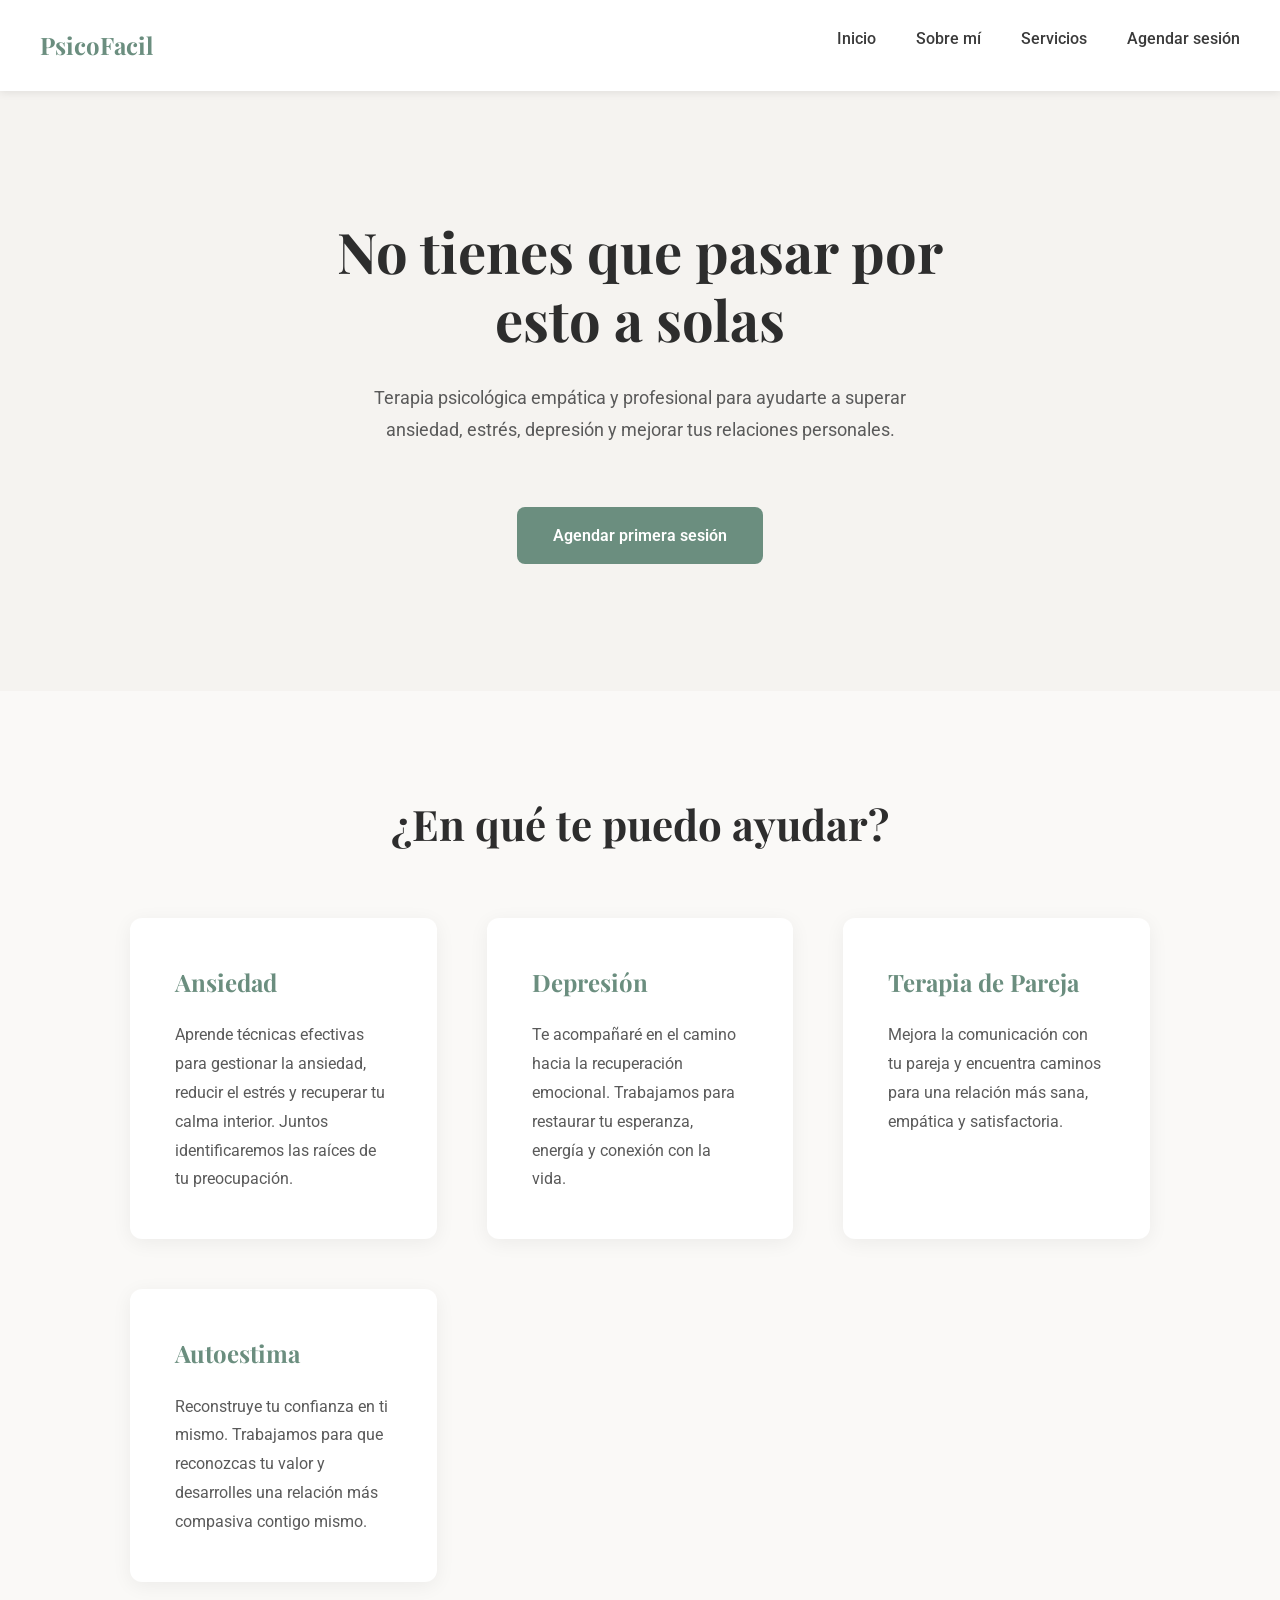
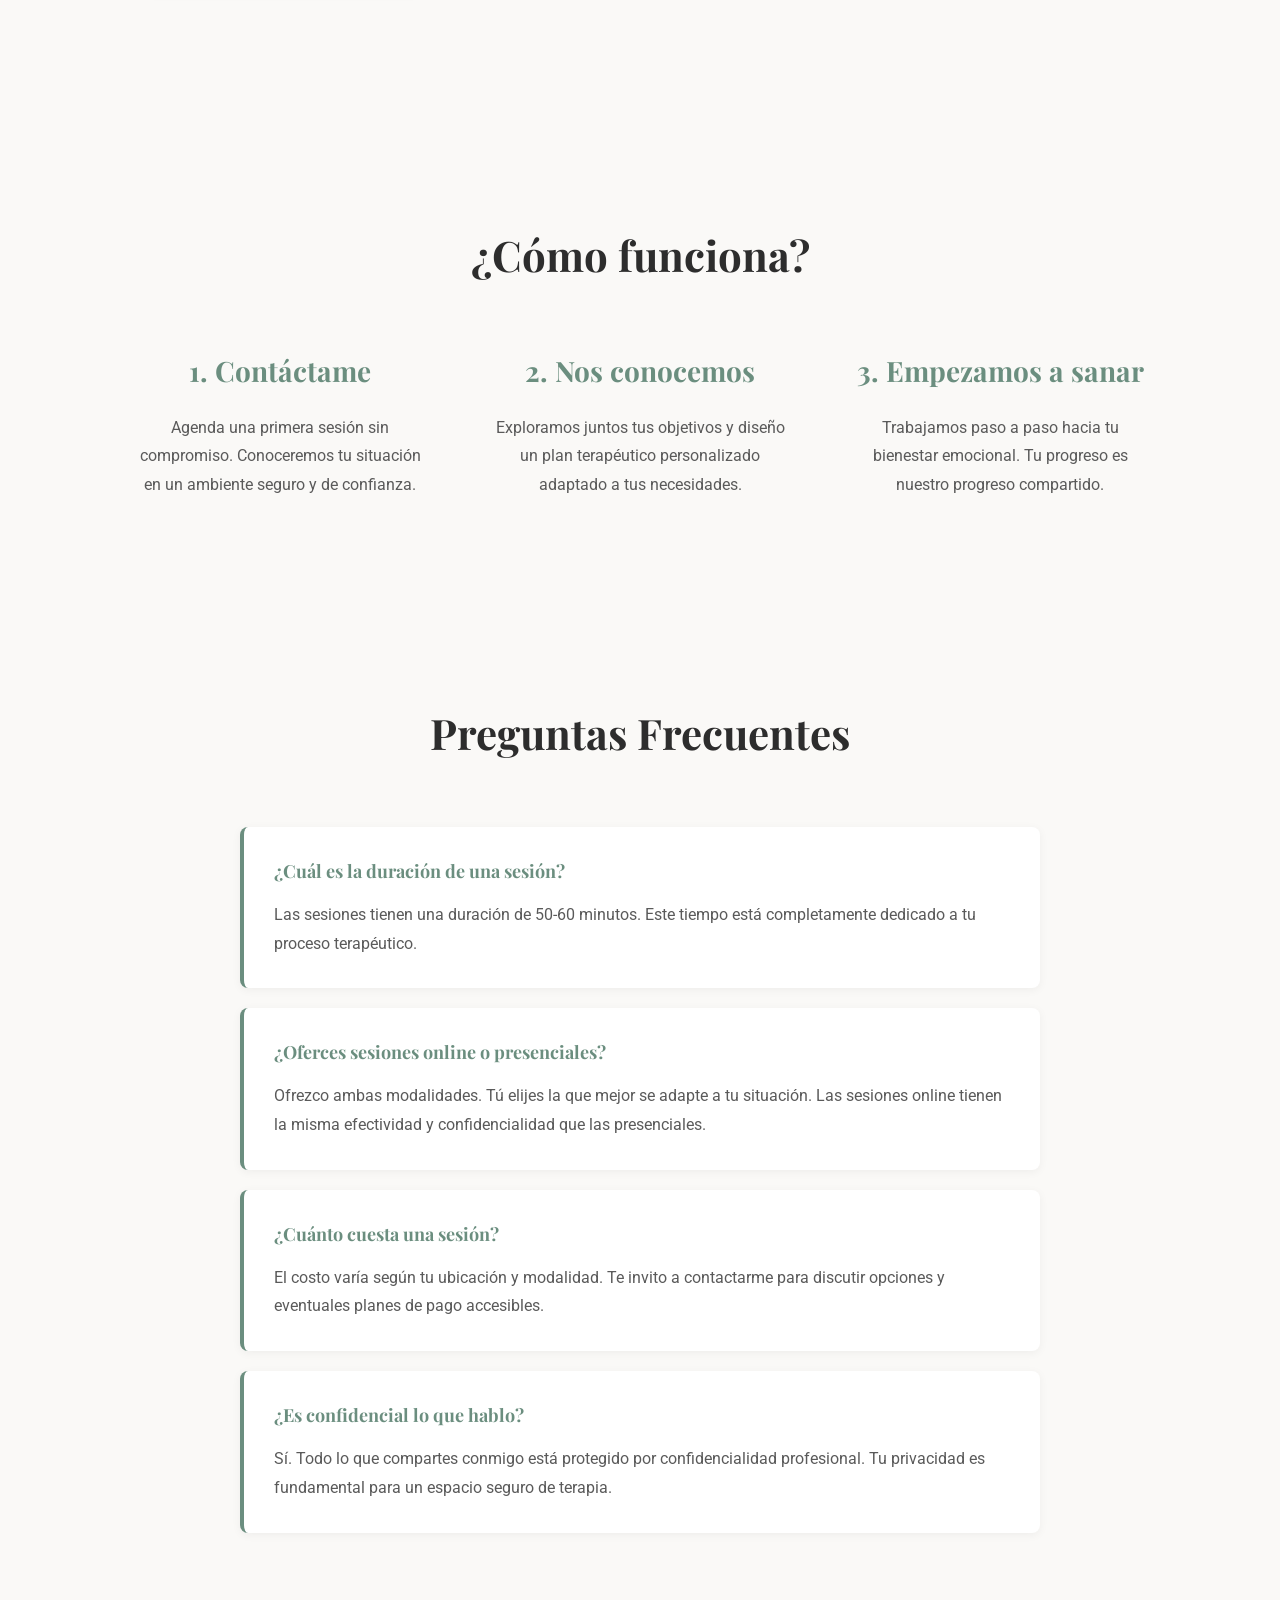
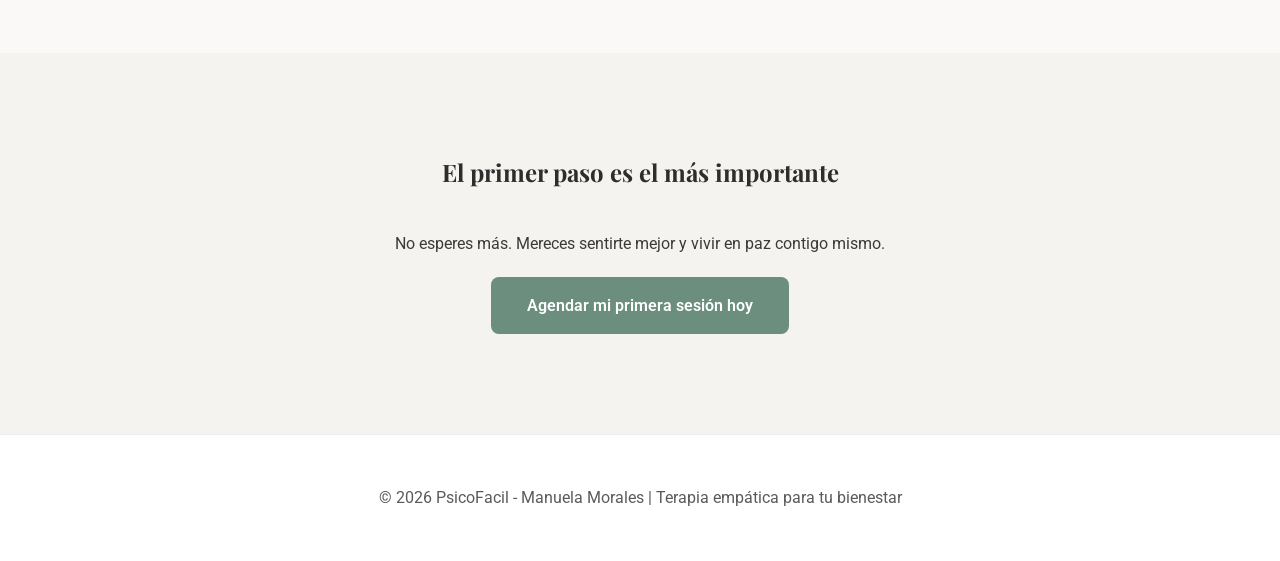
<file: index.html>
<!DOCTYPE html>
<html lang="es">
<head>
<meta charset="UTF-8">
<meta name="viewport" content="width=device-width, initial-scale=1.0">
<title>PsicoFacil - Manuela Morales | Terapia para ansiedad y bienestar emocional</title>
<meta name="description" content="Terapia psicológica empática y profesional con Manuela Morales. Especializado en ansiedad, depresión, relaciones y autoestima. Agendar sesión.">
<link rel="stylesheet" href="css/style.css">
</head>

<body>

<nav class="navbar">
<div class="logo">PsicoFacil</div>
<ul>
<li><a href="index.html">Inicio</a></li>
<li><a href="sobre-mi.html">Sobre mí</a></li>
<li><a href="servicios.html">Servicios</a></li>
<li><a href="contacto.html">Agendar sesión</a></li>
</ul>
</nav>

<header class="hero">
<h1>No tienes que pasar por esto a solas</h1>
<p>Terapia psicológica empática y profesional para ayudarte a superar ansiedad, estrés, depresión y mejorar tus relaciones personales.</p>
<a href="contacto.html" class="cta">Agendar primera sesión</a>
</header>

<section class="section">
<h2>¿En qué te puedo ayudar?</h2>
<div class="grid">
<div class="card">
<h3>Ansiedad</h3>
<p>Aprende técnicas efectivas para gestionar la ansiedad, reducir el estrés y recuperar tu calma interior. Juntos identificaremos las raíces de tu preocupación.</p>
</div>

<div class="card">
<h3>Depresión</h3>
<p>Te acompañaré en el camino hacia la recuperación emocional. Trabajamos para restaurar tu esperanza, energía y conexión con la vida.</p>
</div>

<div class="card">
<h3>Terapia de Pareja</h3>
<p>Mejora la comunicación con tu pareja y encuentra caminos para una relación más sana, empática y satisfactoria.</p>
</div>

<div class="card">
<h3>Autoestima</h3>
<p>Reconstruye tu confianza en ti mismo. Trabajamos para que reconozcas tu valor y desarrolles una relación más compasiva contigo mismo.</p>
</div>
</div>
</section>

<section class="section">
<h2>¿Cómo funciona?</h2>
<div class="steps">
<div>
<h3>1. Contáctame</h3>
<p>Agenda una primera sesión sin compromiso. Conoceremos tu situación en un ambiente seguro y de confianza.</p>
</div>

<div>
<h3>2. Nos conocemos</h3>
<p>Exploramos juntos tus objetivos y diseño un plan terapéutico personalizado adaptado a tus necesidades.</p>
</div>

<div>
<h3>3. Empezamos a sanar</h3>
<p>Trabajamos paso a paso hacia tu bienestar emocional. Tu progreso es nuestro progreso compartido.</p>
</div>
</div>
</section>

<section class="section">
<h2>Preguntas Frecuentes</h2>
<div class="faq">
<div class="faq-item">
<h4>¿Cuál es la duración de una sesión?</h4>
<p>Las sesiones tienen una duración de 50-60 minutos. Este tiempo está completamente dedicado a tu proceso terapéutico.</p>
</div>

<div class="faq-item">
<h4>¿Oferces sesiones online o presenciales?</h4>
<p>Ofrezco ambas modalidades. Tú elijes la que mejor se adapte a tu situación. Las sesiones online tienen la misma efectividad y confidencialidad que las presenciales.</p>
</div>

<div class="faq-item">
<h4>¿Cuánto cuesta una sesión?</h4>
<p>El costo varía según tu ubicación y modalidad. Te invito a contactarme para discutir opciones y eventuales planes de pago accesibles.</p>
</div>

<div class="faq-item">
<h4>¿Es confidencial lo que hablo?</h4>
<p>Sí. Todo lo que compartes conmigo está protegido por confidencialidad profesional. Tu privacidad es fundamental para un espacio seguro de terapia.</p>
</div>
</div>
</section>

<section class="cta-section">
<h2>El primer paso es el más importante</h2>
<p>No esperes más. Mereces sentirte mejor y vivir en paz contigo mismo.</p>
<a href="contacto.html" class="cta">Agendar mi primera sesión hoy</a>
</section>

<footer>
<p>© 2026 PsicoFacil - Manuela Morales | Terapia empática para tu bienestar</p>
</footer>

<script src="js/script.js"></script>
</body>
</html>
</file>
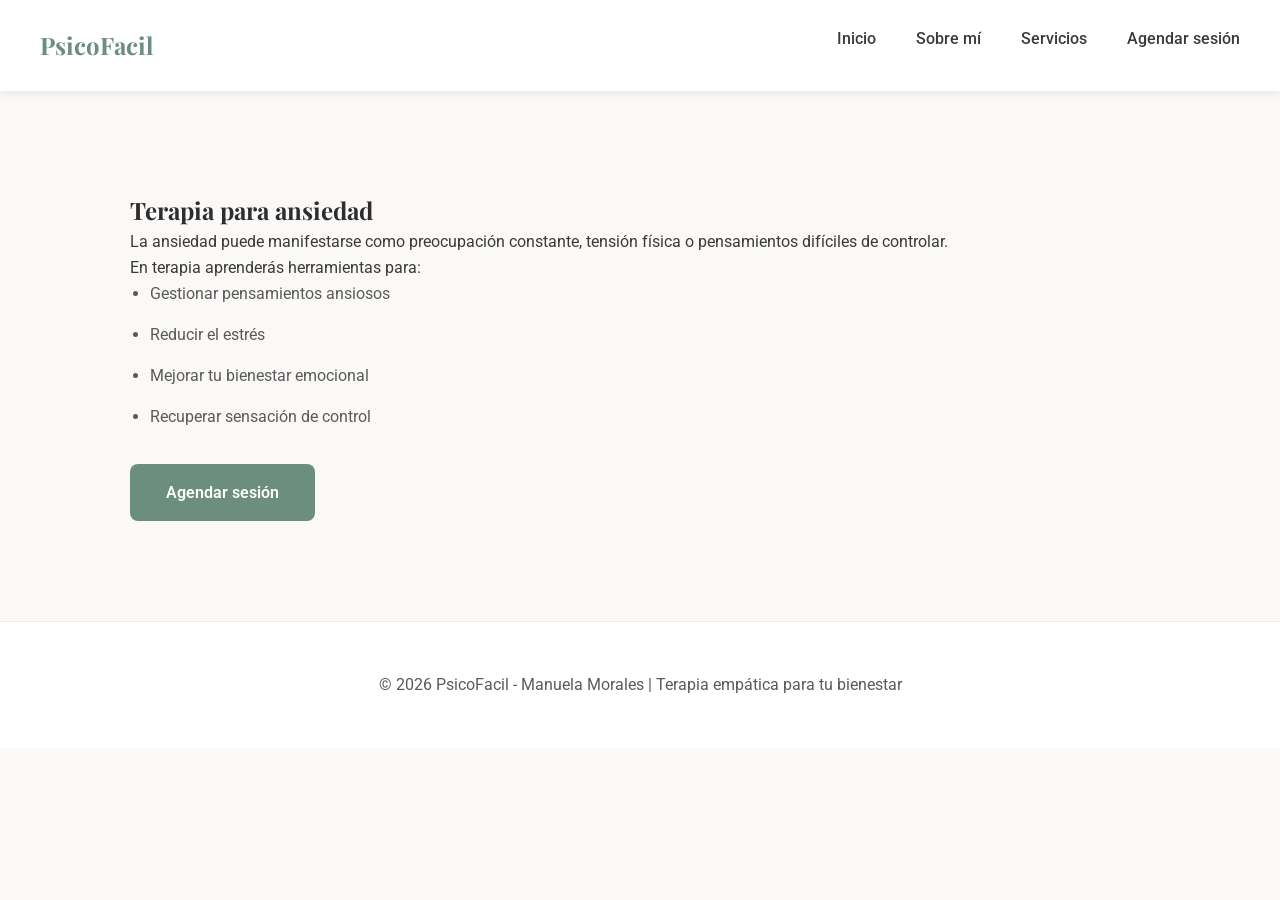
<file: ansiedad.html>
<!DOCTYPE html>
<html lang="es">
<head>
<meta charset="UTF-8">
<meta name="viewport" content="width=device-width, initial-scale=1.0">
<title>PsicoFacil - Manuela Morales | Terapia para ansiedad</title>
<link rel="stylesheet" href="css/style.css">
</head>

<body>

<nav class="navbar">
<div class="logo">PsicoFacil</div>
<ul>
<li><a href="index.html">Inicio</a></li>
<li><a href="sobre-mi.html">Sobre mí</a></li>
<li><a href="servicios.html">Servicios</a></li>
<li><a href="contacto.html">Agendar sesión</a></li>
</ul>
</nav>

<section class="section">
<h1>Terapia para ansiedad</h1>
<p>La ansiedad puede manifestarse como preocupación constante, tensión física o pensamientos difíciles de controlar.</p>
<p>En terapia aprenderás herramientas para:</p>
<ul>
<li>Gestionar pensamientos ansiosos</li>
<li>Reducir el estrés</li>
<li>Mejorar tu bienestar emocional</li>
<li>Recuperar sensación de control</li>
</ul>
<a href="contacto.html" class="cta">Agendar sesión</a>
</section>

<footer>
<p>© 2026 PsicoFacil - Manuela Morales | Terapia empática para tu bienestar</p>
</footer>

<script src="js/script.js"></script>
</body>
</html>
</file>
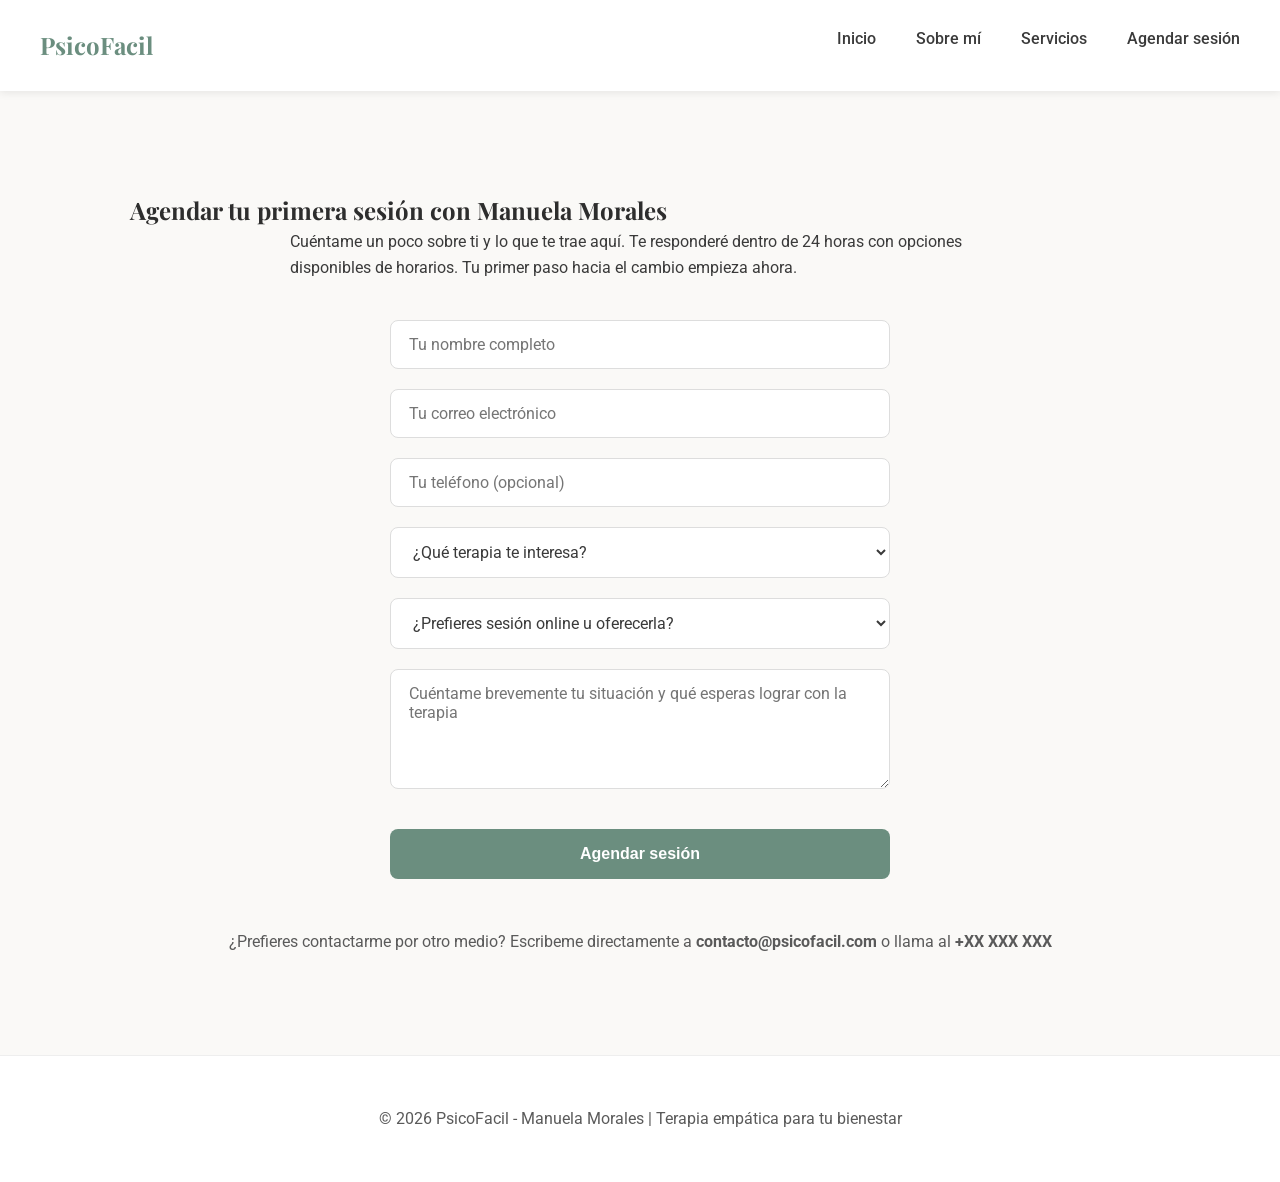
<file: contacto.html>
<!DOCTYPE html>
<html lang="es">
<head>

<meta charset="UTF-8">
<meta name="viewport" content="width=device-width, initial-scale=1.0">

<title>PsicoFacil - Manuela Morales | Agendar sesión</title>

<link rel="stylesheet" href="css/style.css">

</head>

<body>

<nav class="navbar">
<div class="logo">PsicoFacil</div>

<ul>
<li><a href="index.html">Inicio</a></li>
<li><a href="sobre-mi.html">Sobre mí</a></li>
<li><a href="servicios.html">Servicios</a></li>
<li><a href="contacto.html">Agendar sesión</a></li>
</ul>
</nav>

<section class="section">

<h1>Agendar tu primera sesión con Manuela Morales</h1>

<p style="max-width: 700px; margin: 0 auto 40px;">Cuéntame un poco sobre ti y lo que te trae aquí. Te responderé dentro de 24 horas con opciones disponibles de horarios. Tu primer paso hacia el cambio empieza ahora.</p>

<form action="https://formspree.io/f/yourcode" method="POST">

<input type="text" name="nombre" placeholder="Tu nombre completo" required>

<input type="email" name="email" placeholder="Tu correo electrónico" required>

<input type="tel" name="telefono" placeholder="Tu teléfono (opcional)">

<select name="servicio" required style="padding: 14px 18px; border: 1px solid #ddd; border-radius: 8px; font-family: 'Roboto', sans-serif; font-size: 16px; color: #3a3a3a; background: #ffffff;">
<option value="">¿Qué terapia te interesa?</option>
<option value="ansiedad">Ansiedad</option>
<option value="depresion">Depresión</option>
<option value="pareja">Terapia de Pareja</option>
<option value="autoestima">Autoestima</option>
<option value="estres">Estrés Laboral</option>
<option value="duelo">Duelo y Pérdida</option>
<option value="otro">Otro</option>
</select>

<select name="modalidad" required style="padding: 14px 18px; border: 1px solid #ddd; border-radius: 8px; font-family: 'Roboto', sans-serif; font-size: 16px; color: #3a3a3a; background: #ffffff;">
<option value="">¿Prefieres sesión online u oferecerla?</option>
<option value="online">Online</option>
<option value="presencial">Presencial</option>
<option value="ambas">Me da igual</option>
</select>

<textarea name="mensaje" placeholder="Cuéntame brevemente tu situación y qué esperas lograr con la terapia" required></textarea>

<button type="submit" class="cta button">Agendar sesión</button>

</form>

<p style="text-align: center; margin-top: 50px; color: #5a5a5a;">¿Prefieres contactarme por otro medio? Escribeme directamente a <strong>contacto@psicofacil.com</strong> o llama al <strong>+XX XXX XXX</strong></p>

</section>

<footer>

<p>© 2026 PsicoFacil - Manuela Morales | Terapia empática para tu bienestar</p>

</footer>

<script src="js/script.js"></script>

</body>
</html>

<script src="js/script.js"></script>

</body>
</html>
</file>
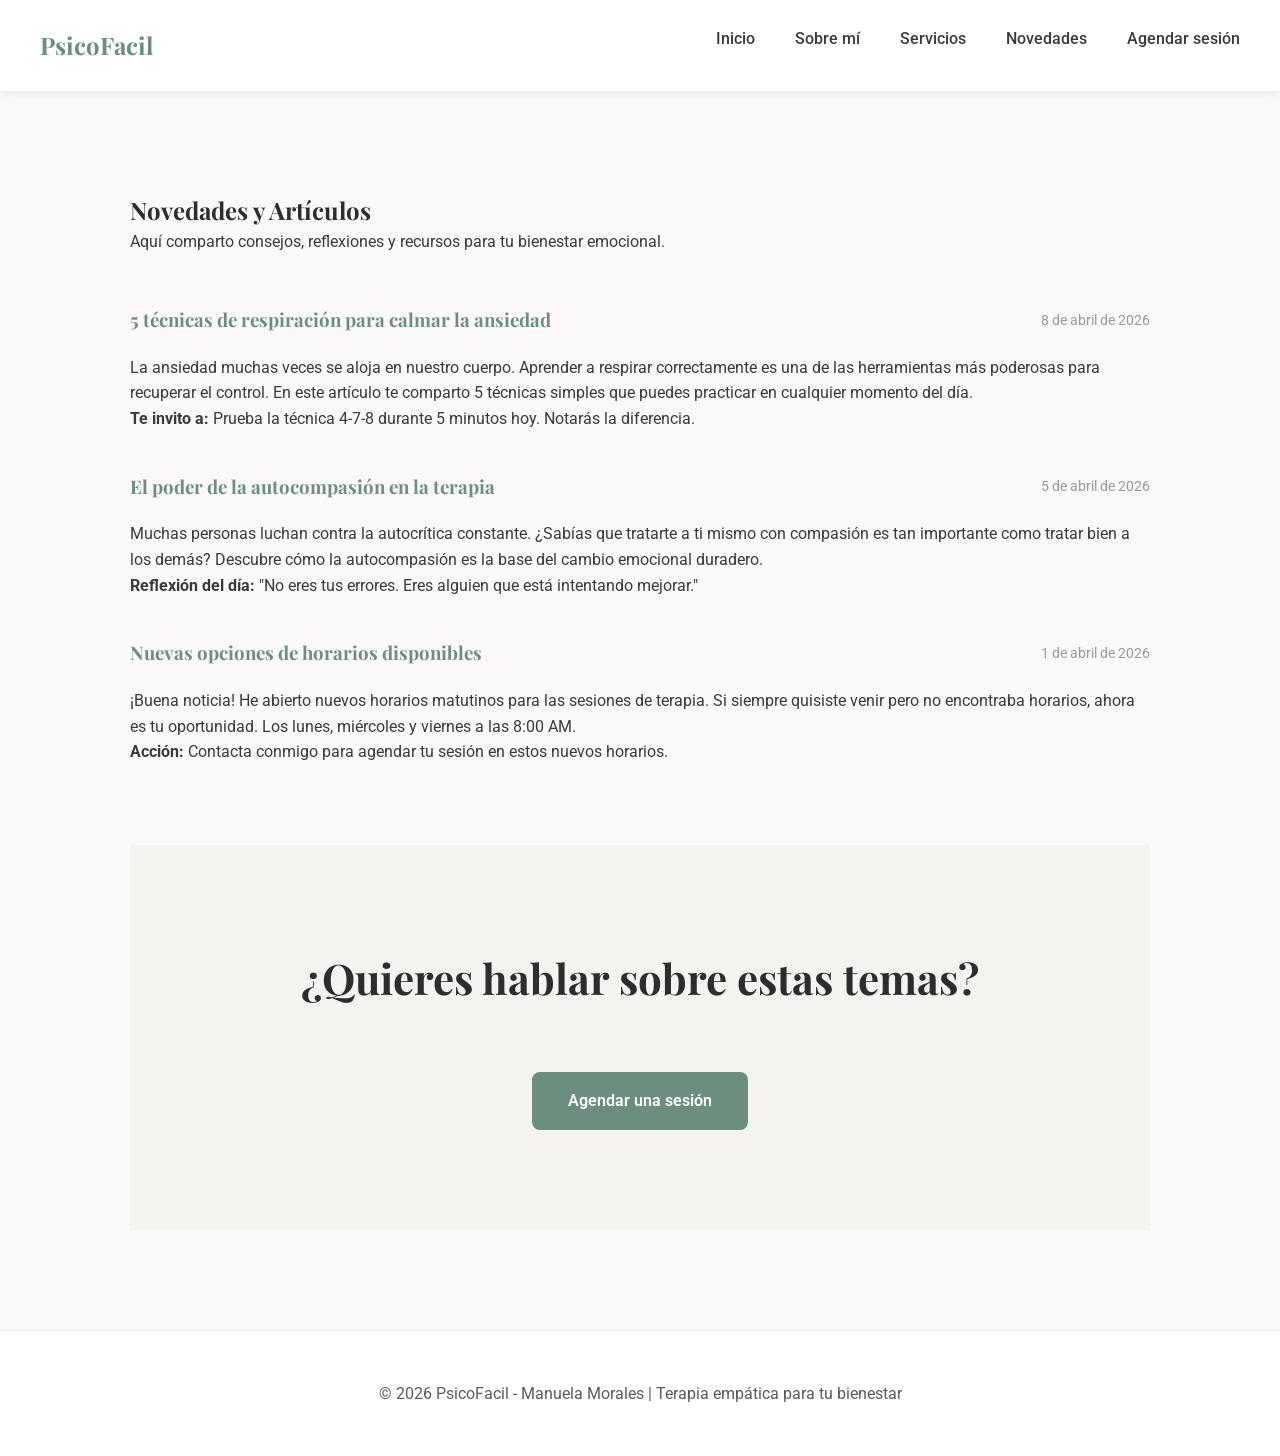
<file: novedades.html>
<!DOCTYPE html>
<html lang="es">
<head>

<meta charset="UTF-8">
<meta name="viewport" content="width=device-width, initial-scale=1.0">

<title>PsicoFacil - Manuela Morales | Novedades y Artículos</title>

<link rel="stylesheet" href="css/style.css">

</head>

<body>

<nav class="navbar">
<div class="logo">PsicoFacil</div>

<ul>
<li><a href="index.html">Inicio</a></li>
<li><a href="sobre-mi.html">Sobre mí</a></li>
<li><a href="servicios.html">Servicios</a></li>
<li><a href="novedades.html">Novedades</a></li>
<li><a href="contacto.html">Agendar sesión</a></li>
</ul>
</nav>

<section class="section">

<h1>Novedades y Artículos</h1>

<p>Aquí comparto consejos, reflexiones y recursos para tu bienestar emocional.</p>

<div style="display: grid; gap: 40px; margin-top: 50px;">

<!-- NOVEDAD 1 -->
<div class="news-item">
<div style="display: flex; justify-content: space-between; align-items: center; margin-bottom: 20px;">
<h3 style="margin: 0; color: #6b8e7f;">5 técnicas de respiración para calmar la ansiedad</h3>
<span style="color: #999; font-size: 14px;">8 de abril de 2026</span>
</div>
<p>La ansiedad muchas veces se aloja en nuestro cuerpo. Aprender a respirar correctamente es una de las herramientas más poderosas para recuperar el control. En este artículo te comparto 5 técnicas simples que puedes practicar en cualquier momento del día.</p>
<p><strong>Te invito a:</strong> Prueba la técnica 4-7-8 durante 5 minutos hoy. Notarás la diferencia.</p>
</div>

<!-- NOVEDAD 2 -->
<div class="news-item">
<div style="display: flex; justify-content: space-between; align-items: center; margin-bottom: 20px;">
<h3 style="margin: 0; color: #6b8e7f;">El poder de la autocompasión en la terapia</h3>
<span style="color: #999; font-size: 14px;">5 de abril de 2026</span>
</div>
<p>Muchas personas luchan contra la autocrítica constante. ¿Sabías que tratarte a ti mismo con compasión es tan importante como tratar bien a los demás? Descubre cómo la autocompasión es la base del cambio emocional duradero.</p>
<p><strong>Reflexión del día:</strong> "No eres tus errores. Eres alguien que está intentando mejorar."</p>
</div>

<!-- NOVEDAD 3 -->
<div class="news-item">
<div style="display: flex; justify-content: space-between; align-items: center; margin-bottom: 20px;">
<h3 style="margin: 0; color: #6b8e7f;">Nuevas opciones de horarios disponibles</h3>
<span style="color: #999; font-size: 14px;">1 de abril de 2026</span>
</div>
<p>¡Buena noticia! He abierto nuevos horarios matutinos para las sesiones de terapia. Si siempre quisiste venir pero no encontraba horarios, ahora es tu oportunidad. Los lunes, miércoles y viernes a las 8:00 AM.</p>
<p><strong>Acción:</strong> Contacta conmigo para agendar tu sesión en estos nuevos horarios.</p>
</div>

</div>

<section class="cta-section" style="margin-top: 80px;">
<h2>¿Quieres hablar sobre estas temas?</h2>
<a href="contacto.html" class="cta">Agendar una sesión</a>
</section>

</section>

<footer>

<p>© 2026 PsicoFacil - Manuela Morales | Terapia empática para tu bienestar</p>

</footer>

<script src="js/script.js"></script>

</body>
</html>
</file>
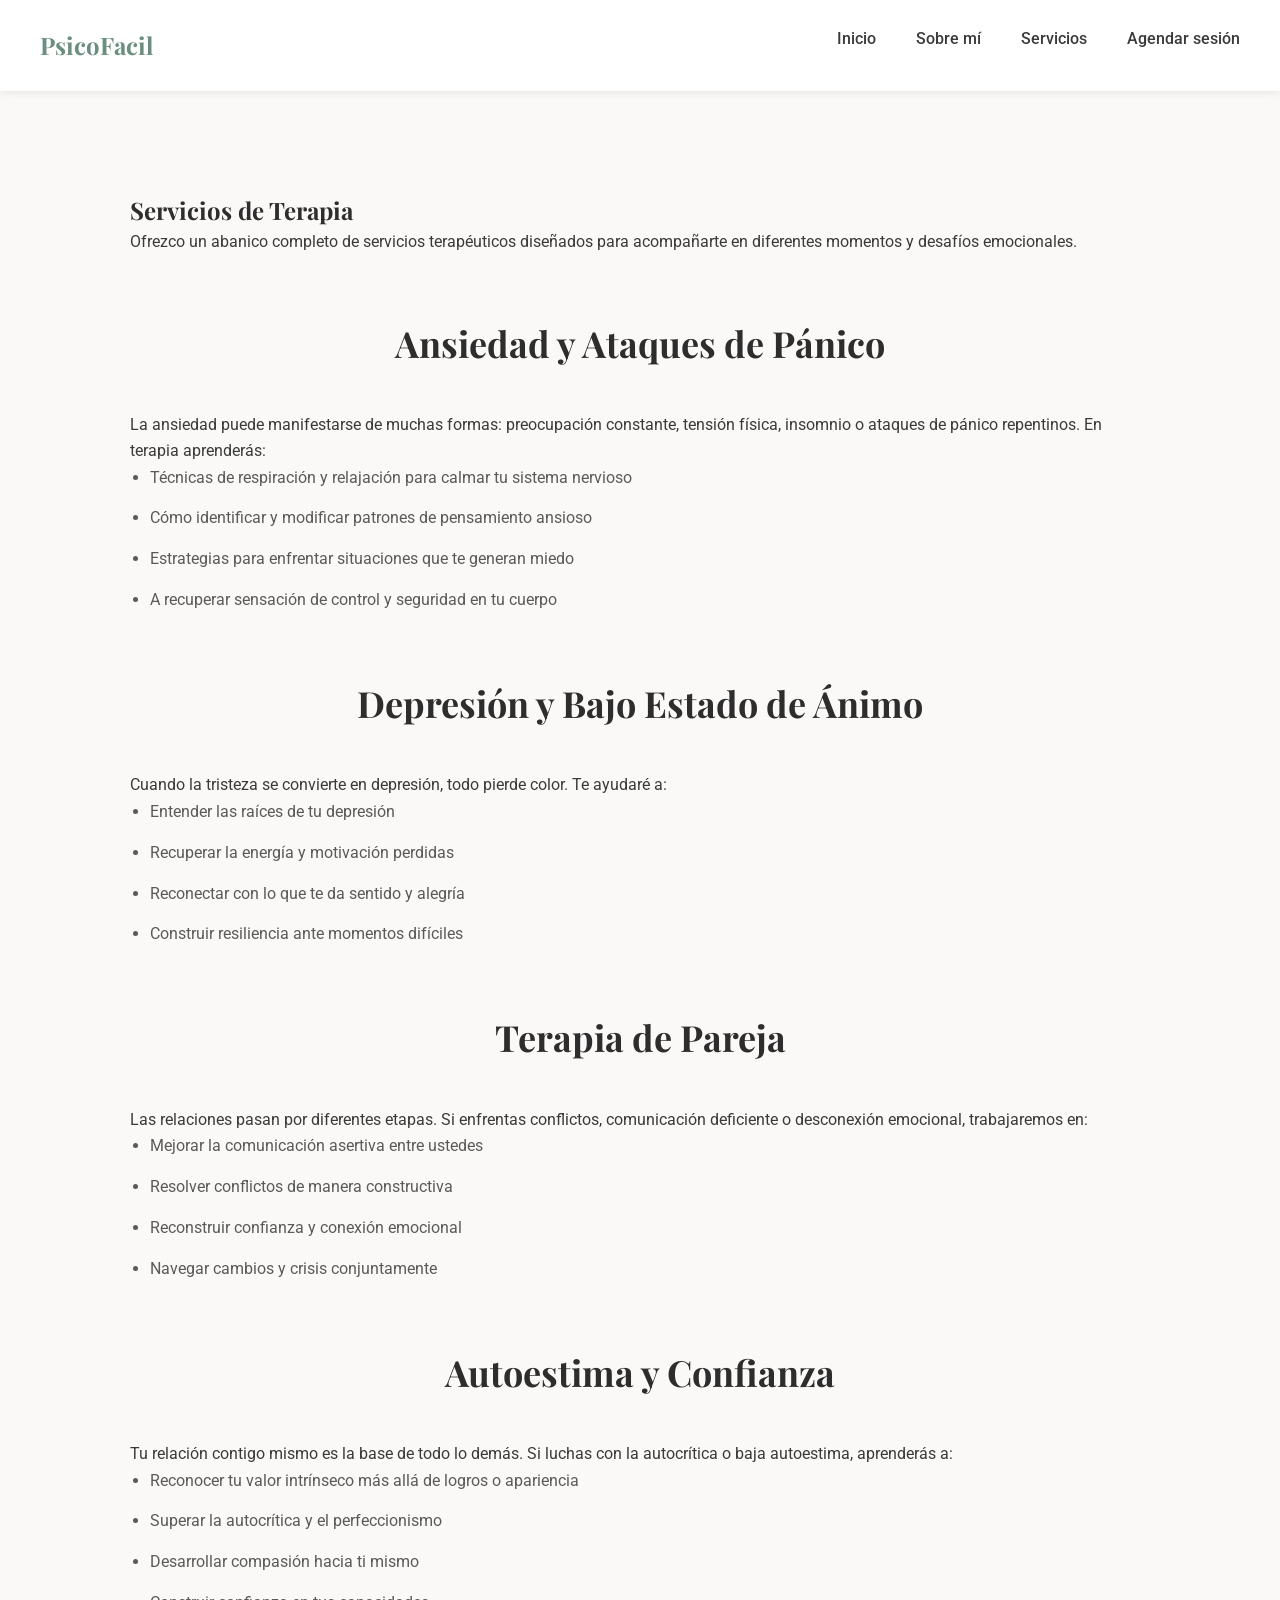
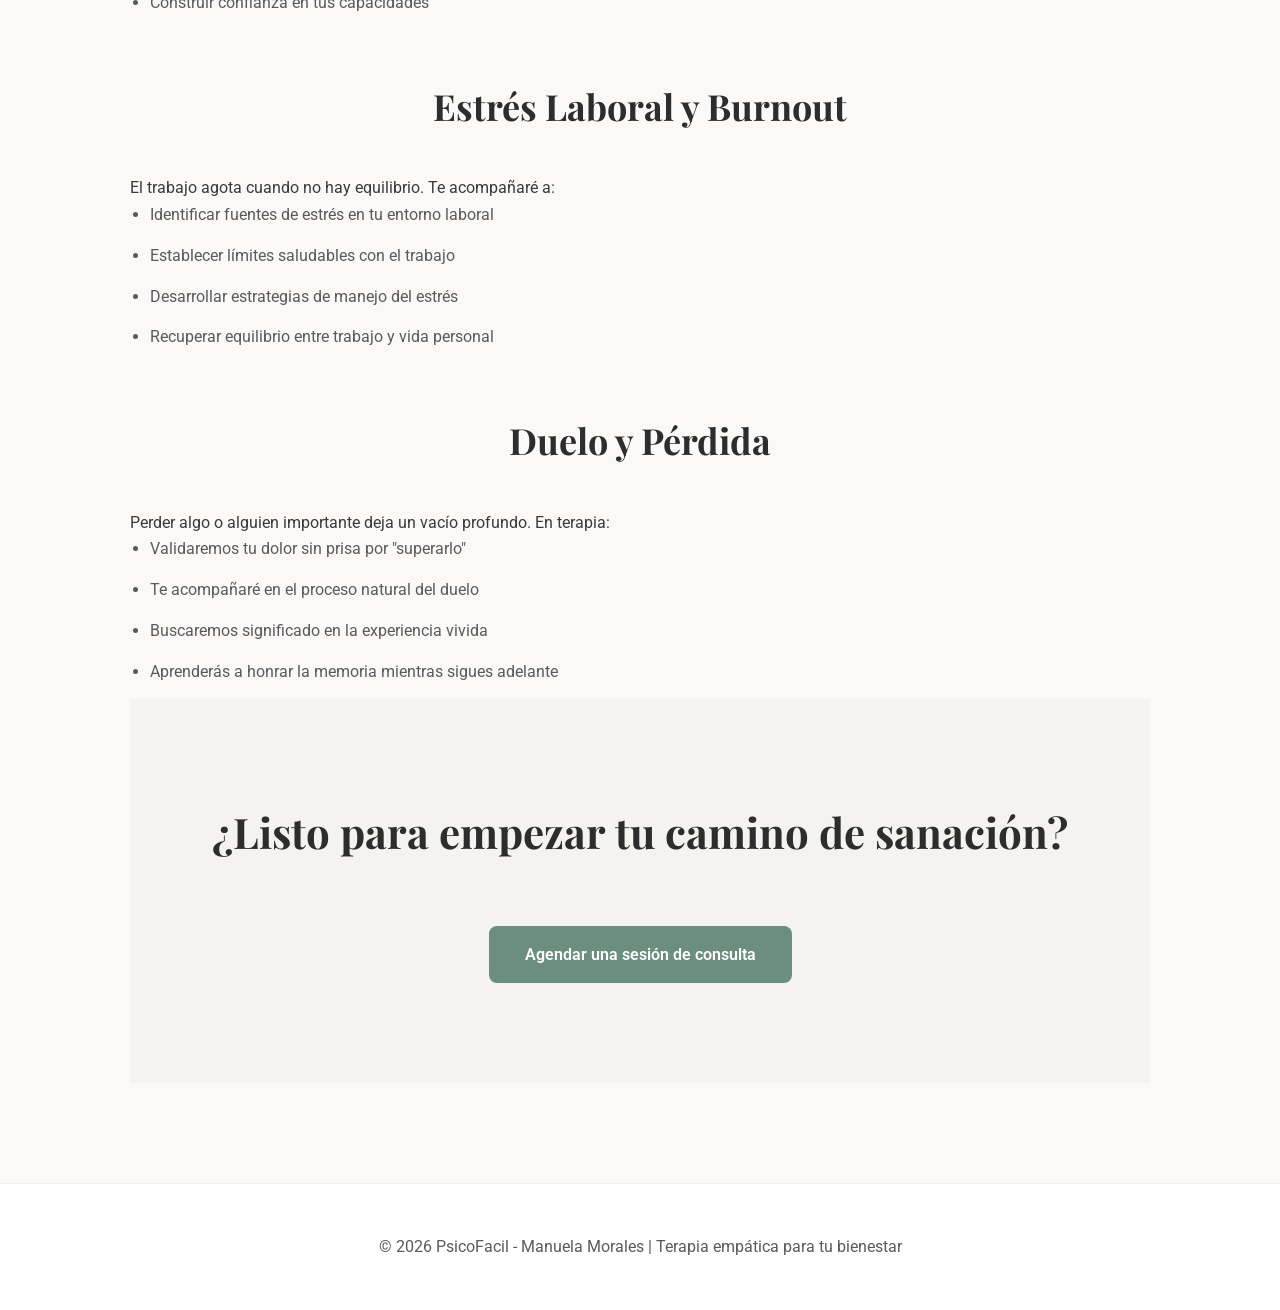
<file: servicios.html>
<!DOCTYPE html>
<html lang="es">
<head>

<meta charset="UTF-8">
<meta name="viewport" content="width=device-width, initial-scale=1.0">

<title>PsicoFacil - Manuela Morales | Servicios de Terapia</title>

<link rel="stylesheet" href="css/style.css">

</head>

<body>

<nav class="navbar">
<div class="logo">PsicoFacil</div>

<ul>
<li><a href="index.html">Inicio</a></li>
<li><a href="sobre-mi.html">Sobre mí</a></li>
<li><a href="servicios.html">Servicios</a></li>
<li><a href="contacto.html">Agendar sesión</a></li>
</ul>
</nav>

<section class="section">

<h1>Servicios de Terapia</h1>

<p>Ofrezco un abanico completo de servicios terapéuticos diseñados para acompañarte en diferentes momentos y desafíos emocionales.</p>

<h2 style="margin-top: 60px; font-size: 36px; margin-bottom: 40px;">Ansiedad y Ataques de Pánico</h2>

<p>La ansiedad puede manifestarse de muchas formas: preocupación constante, tensión física, insomnio o ataques de pánico repentinos. En terapia aprenderás:</p>

<ul>
<li>Técnicas de respiración y relajación para calmar tu sistema nervioso</li>
<li>Cómo identificar y modificar patrones de pensamiento ansioso</li>
<li>Estrategias para enfrentar situaciones que te generan miedo</li>
<li>A recuperar sensación de control y seguridad en tu cuerpo</li>
</ul>

<h2 style="margin-top: 60px; font-size: 36px; margin-bottom: 40px;">Depresión y Bajo Estado de Ánimo</h2>

<p>Cuando la tristeza se convierte en depresión, todo pierde color. Te ayudaré a:</p>

<ul>
<li>Entender las raíces de tu depresión</li>
<li>Recuperar la energía y motivación perdidas</li>
<li>Reconectar con lo que te da sentido y alegría</li>
<li>Construir resiliencia ante momentos difíciles</li>
</ul>

<h2 style="margin-top: 60px; font-size: 36px; margin-bottom: 40px;">Terapia de Pareja</h2>

<p>Las relaciones pasan por diferentes etapas. Si enfrentas conflictos, comunicación deficiente o desconexión emocional, trabajaremos en:</p>

<ul>
<li>Mejorar la comunicación asertiva entre ustedes</li>
<li>Resolver conflictos de manera constructiva</li>
<li>Reconstruir confianza y conexión emocional</li>
<li>Navegar cambios y crisis conjuntamente</li>
</ul>

<h2 style="margin-top: 60px; font-size: 36px; margin-bottom: 40px;">Autoestima y Confianza</h2>

<p>Tu relación contigo mismo es la base de todo lo demás. Si luchas con la autocrítica o baja autoestima, aprenderás a:</p>

<ul>
<li>Reconocer tu valor intrínseco más allá de logros o apariencia</li>
<li>Superar la autocrítica y el perfeccionismo</li>
<li>Desarrollar compasión hacia ti mismo</li>
<li>Construir confianza en tus capacidades</li>
</ul>

<h2 style="margin-top: 60px; font-size: 36px; margin-bottom: 40px;">Estrés Laboral y Burnout</h2>

<p>El trabajo agota cuando no hay equilibrio. Te acompañaré a:</p>

<ul>
<li>Identificar fuentes de estrés en tu entorno laboral</li>
<li>Establecer límites saludables con el trabajo</li>
<li>Desarrollar estrategias de manejo del estrés</li>
<li>Recuperar equilibrio entre trabajo y vida personal</li>
</ul>

<h2 style="margin-top: 60px; font-size: 36px; margin-bottom: 40px;">Duelo y Pérdida</h2>

<p>Perder algo o alguien importante deja un vacío profundo. En terapia:</p>

<ul>
<li>Validaremos tu dolor sin prisa por "superarlo"</li>
<li>Te acompañaré en el proceso natural del duelo</li>
<li>Buscaremos significado en la experiencia vivida</li>
<li>Aprenderás a honrar la memoria mientras sigues adelante</li>
</ul>

<section class="cta-section">
<h2>¿Listo para empezar tu camino de sanación?</h2>
<a href="contacto.html" class="cta">Agendar una sesión de consulta</a>
</section>

</section>

<footer>

<p>© 2026 PsicoFacil - Manuela Morales | Terapia empática para tu bienestar</p>

</footer>

<script src="js/script.js"></script>

</body>
</html>
</file>
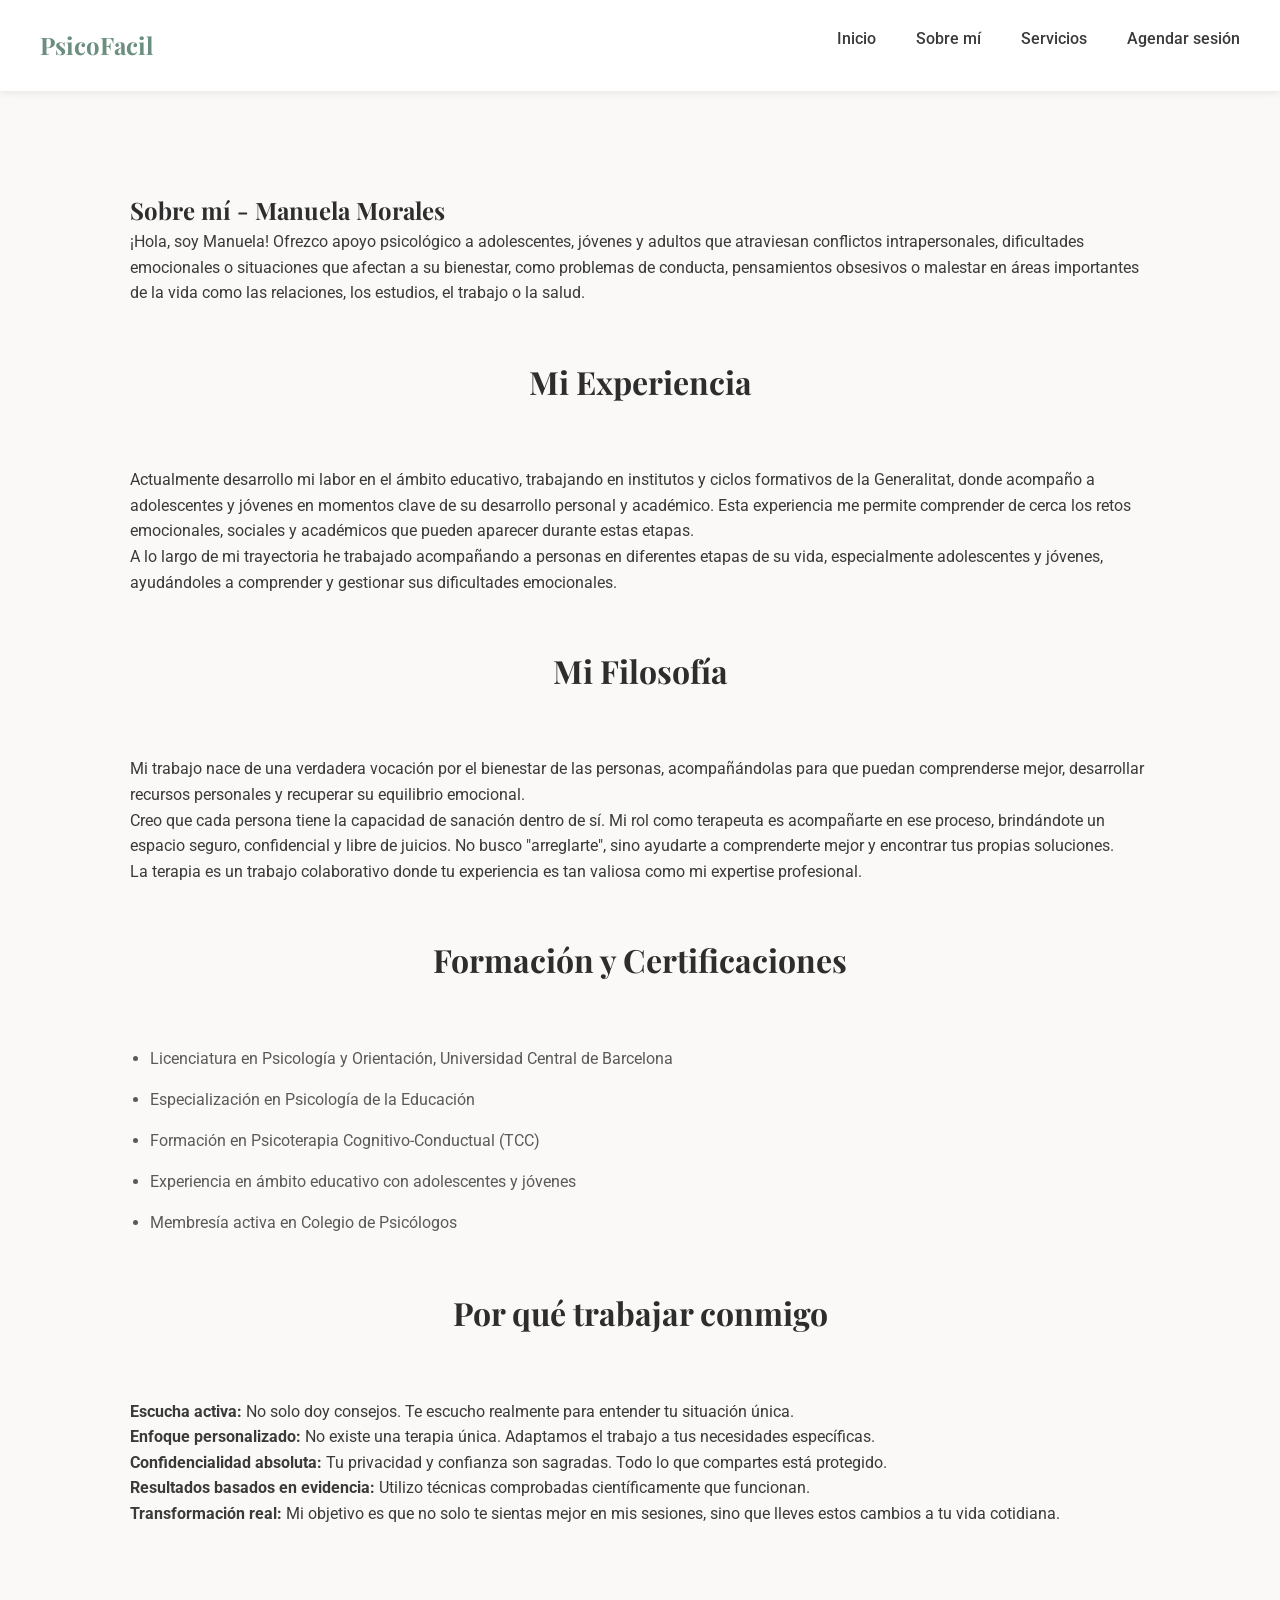
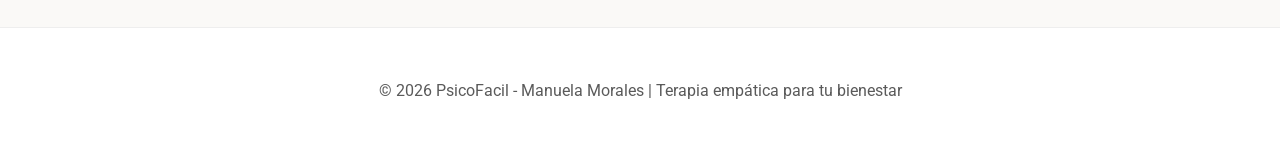
<file: sobre-mi.html>
<!DOCTYPE html>
<html lang="es">
<head>

<meta charset="UTF-8">
<meta name="viewport" content="width=device-width, initial-scale=1.0">

<title>PsicoFacil - Manuela Morales | Sobre mí</title>

<link rel="stylesheet" href="css/style.css">

</head>

<body>

<nav class="navbar">
<div class="logo">PsicoFacil</div>

<ul>
<li><a href="index.html">Inicio</a></li>
<li><a href="sobre-mi.html">Sobre mí</a></li>
<li><a href="servicios.html">Servicios</a></li>
<li><a href="contacto.html">Agendar sesión</a></li>
</ul>
</nav>

<section class="section">

<h1>Sobre mí - Manuela Morales</h1>

<p>¡Hola, soy Manuela! Ofrezco apoyo psicológico a adolescentes, jóvenes y adultos que atraviesan conflictos intrapersonales, dificultades emocionales o situaciones que afectan a su bienestar, como problemas de conducta, pensamientos obsesivos o malestar en áreas importantes de la vida como las relaciones, los estudios, el trabajo o la salud.</p>

<h2 style="margin-top: 50px; font-size: 32px;">Mi Experiencia</h2>

<p>Actualmente desarrollo mi labor en el ámbito educativo, trabajando en institutos y ciclos formativos de la Generalitat, donde acompaño a adolescentes y jóvenes en momentos clave de su desarrollo personal y académico. Esta experiencia me permite comprender de cerca los retos emocionales, sociales y académicos que pueden aparecer durante estas etapas.</p>

<p>A lo largo de mi trayectoria he trabajado acompañando a personas en diferentes etapas de su vida, especialmente adolescentes y jóvenes, ayudándoles a comprender y gestionar sus dificultades emocionales.</p>

<h2 style="margin-top: 50px; font-size: 32px;">Mi Filosofía</h2>

<p>Mi trabajo nace de una verdadera vocación por el bienestar de las personas, acompañándolas para que puedan comprenderse mejor, desarrollar recursos personales y recuperar su equilibrio emocional.</p>

<p>Creo que cada persona tiene la capacidad de sanación dentro de sí. Mi rol como terapeuta es acompañarte en ese proceso, brindándote un espacio seguro, confidencial y libre de juicios. No busco "arreglarte", sino ayudarte a comprenderte mejor y encontrar tus propias soluciones.</p>

<p>La terapia es un trabajo colaborativo donde tu experiencia es tan valiosa como mi expertise profesional.</p>

<h2 style="margin-top: 50px; font-size: 32px;">Formación y Certificaciones</h2>

<ul>
<li>Licenciatura en Psicología y Orientación, Universidad Central de Barcelona</li>
<li>Especialización en Psicología de la Educación</li>
<li>Formación en Psicoterapia Cognitivo-Conductual (TCC)</li>
<li>Experiencia en ámbito educativo con adolescentes y jóvenes</li>
<li>Membresía activa en Colegio de Psicólogos</li>
</ul>

<h2 style="margin-top: 50px; font-size: 32px;">Por qué trabajar conmigo</h2>

<p><strong>Escucha activa:</strong> No solo doy consejos. Te escucho realmente para entender tu situación única.</p>

<p><strong>Enfoque personalizado:</strong> No existe una terapia única. Adaptamos el trabajo a tus necesidades específicas.</p>

<p><strong>Confidencialidad absoluta:</strong> Tu privacidad y confianza son sagradas. Todo lo que compartes está protegido.</p>

<p><strong>Resultados basados en evidencia:</strong> Utilizo técnicas comprobadas científicamente que funcionan.</p>

<p><strong>Transformación real:</strong> Mi objetivo es que no solo te sientas mejor en mis sesiones, sino que lleves estos cambios a tu vida cotidiana.</p>

</section>

<footer>

<p>© 2026 PsicoFacil - Manuela Morales | Terapia empática para tu bienestar</p>

</footer>

<script src="js/script.js"></script>

</body>
</html>
</file>
<file: css/style.css>
@import url('https://fonts.googleapis.com/css2?family=Playfair+Display:wght@700&family=Roboto:wght@400;500;700&display=swap');

* {
  margin: 0;
  padding: 0;
  box-sizing: border-box;
}

body {
  font-family: 'Roboto', sans-serif;
  background: #faf9f7;
  color: #3a3a3a;
  line-height: 1.6;
}

h1, h2, h3, h4, h5, h6 {
  font-family: 'Playfair Display', serif;
  color: #2d2d2d;
}

.navbar {
  display: flex;
  justify-content: space-between;
  align-items: center;
  padding: 25px 40px;
  background: #ffffff;
  box-shadow: 0 2px 8px rgba(0, 0, 0, 0.08);
  position: sticky;
  top: 0;
  z-index: 100;
}

.logo {
  font-family: 'Playfair Display', serif;
  font-size: 24px;
  font-weight: 700;
  color: #6b8e7f;
}

.navbar ul {
  display: flex;
  gap: 40px;
  list-style: none;
}

.navbar a {
  text-decoration: none;
  color: #3a3a3a;
  font-weight: 500;
  transition: color 0.3s ease;
}

.navbar a:hover {
  color: #6b8e7f;
}

.hero {
  text-align: center;
  padding: 120px 40px;
  background: #f5f3f0;
  min-height: 600px;
  display: flex;
  flex-direction: column;
  justify-content: center;
  align-items: center;
}

.hero h1 {
  font-size: 56px;
  margin-bottom: 30px;
  line-height: 1.2;
  color: #2d2d2d;
  max-width: 700px;
}

.hero p {
  font-size: 18px;
  color: #5a5a5a;
  max-width: 600px;
  margin-bottom: 40px;
  line-height: 1.8;
}

.cta {
  display: inline-block;
  background: #6b8e7f;
  color: white;
  padding: 16px 36px;
  border: none;
  border-radius: 8px;
  text-decoration: none;
  font-weight: 600;
  cursor: pointer;
  transition: background 0.3s ease;
  font-size: 16px;
  margin-top: 20px;
}

.cta:hover {
  background: #5a7a6d;
}

.cta.button {
  cursor: pointer;
}

.section {
  max-width: 1100px;
  margin: auto;
  padding: 100px 40px;
}

.section h2 {
  font-size: 42px;
  margin-bottom: 60px;
  text-align: center;
  color: #2d2d2d;
}

.grid {
  display: grid;
  grid-template-columns: repeat(auto-fit, minmax(280px, 1fr));
  gap: 50px;
  margin-bottom: 40px;
}

.card {
  background: #ffffff;
  padding: 45px;
  border-radius: 12px;
  box-shadow: 0 4px 20px rgba(0, 0, 0, 0.06);
  transition: transform 0.3s ease, box-shadow 0.3s ease;
}

.card:hover {
  transform: translateY(-5px);
  box-shadow: 0 8px 30px rgba(0, 0, 0, 0.1);
}

.card h3 {
  font-size: 24px;
  margin-bottom: 20px;
  color: #6b8e7f;
}

.card p {
  color: #5a5a5a;
  font-size: 16px;
  line-height: 1.8;
}

.steps {
  display: grid;
  grid-template-columns: repeat(auto-fit, minmax(250px, 1fr));
  gap: 60px;
  margin-top: 40px;
}

.steps > div {
  text-align: center;
}

.steps h3 {
  font-size: 28px;
  margin-bottom: 20px;
  color: #6b8e7f;
}

.steps p {
  color: #5a5a5a;
  font-size: 16px;
  line-height: 1.8;
}

.cta-section {
  text-align: center;
  padding: 100px 40px;
  background: #f5f3f0;
}

.cta-section h2 {
  margin-bottom: 40px;
}

form {
  display: flex;
  flex-direction: column;
  gap: 20px;
  max-width: 500px;
  margin: 0 auto;
}

input, textarea {
  padding: 14px 18px;
  border: 1px solid #ddd;
  border-radius: 8px;
  font-family: 'Roboto', sans-serif;
  font-size: 16px;
  color: #3a3a3a;
  background: #ffffff;
  transition: border-color 0.3s ease;
}

input:focus, textarea:focus {
  outline: none;
  border-color: #6b8e7f;
  box-shadow: 0 0 0 3px rgba(107, 142, 127, 0.1);
}

textarea {
  resize: vertical;
  min-height: 120px;
}

footer {
  text-align: center;
  padding: 50px 40px;
  background: #ffffff;
  border-top: 1px solid #eee;
  color: #5a5a5a;
}

.faq {
  max-width: 800px;
  margin: 0 auto;
}

.faq-item {
  background: #ffffff;
  padding: 30px;
  margin-bottom: 20px;
  border-radius: 8px;
  border-left: 4px solid #6b8e7f;
  box-shadow: 0 2px 10px rgba(0, 0, 0, 0.05);
}

.faq-item h4 {
  color: #6b8e7f;
  margin-bottom: 15px;
  font-size: 18px;
}

.faq-item p {
  color: #5a5a5a;
  line-height: 1.8;
}

ul {
  margin-left: 20px;
  color: #5a5a5a;
}

ul li {
  margin-bottom: 12px;
  line-height: 1.8;
}

@media (max-width: 768px) {
  .navbar {
    padding: 15px 20px;
  }
  
  .navbar ul {
    gap: 20px;
    font-size: 14px;
  }
  
  .hero {
    padding: 80px 20px;
  }
  
  .hero h1 {
    font-size: 36px;
  }
  
  .section {
    padding: 60px 20px;
  }
  
  .section h2 {
    font-size: 32px;
  }
}
</file>
